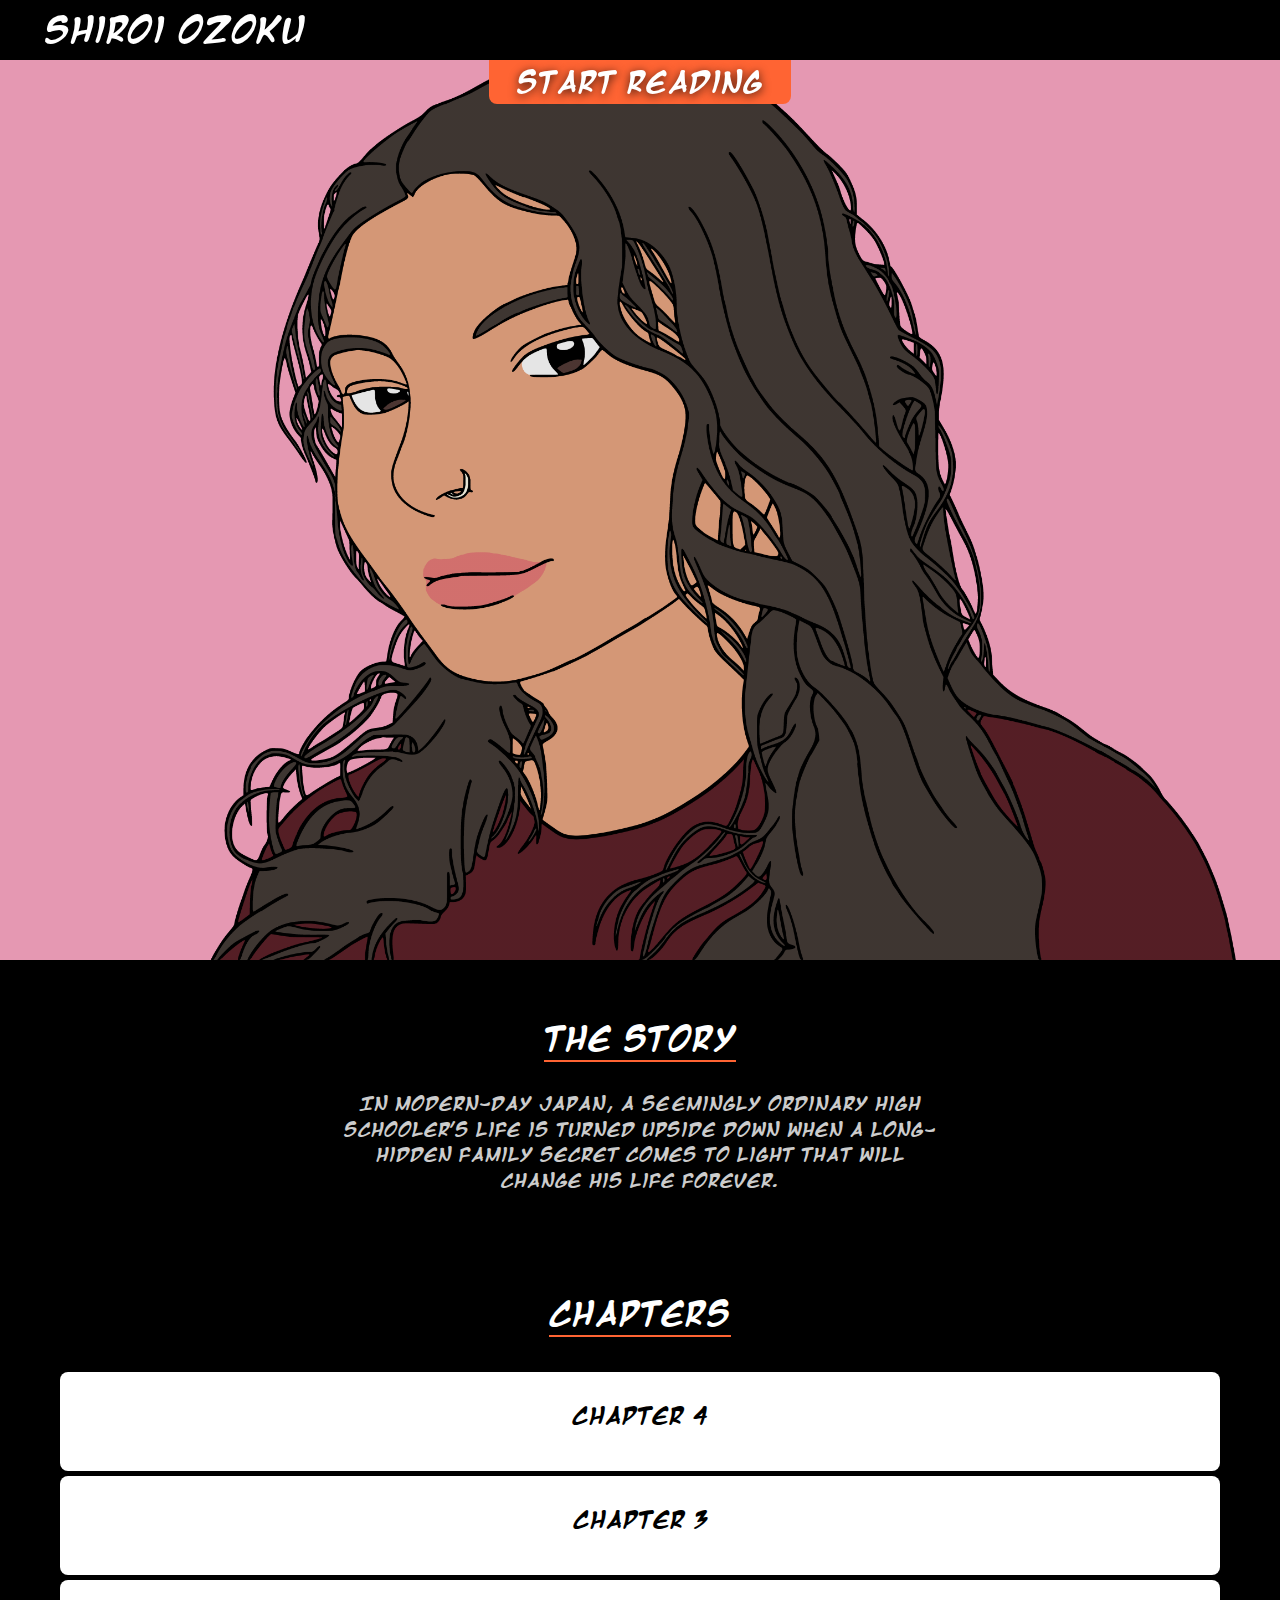
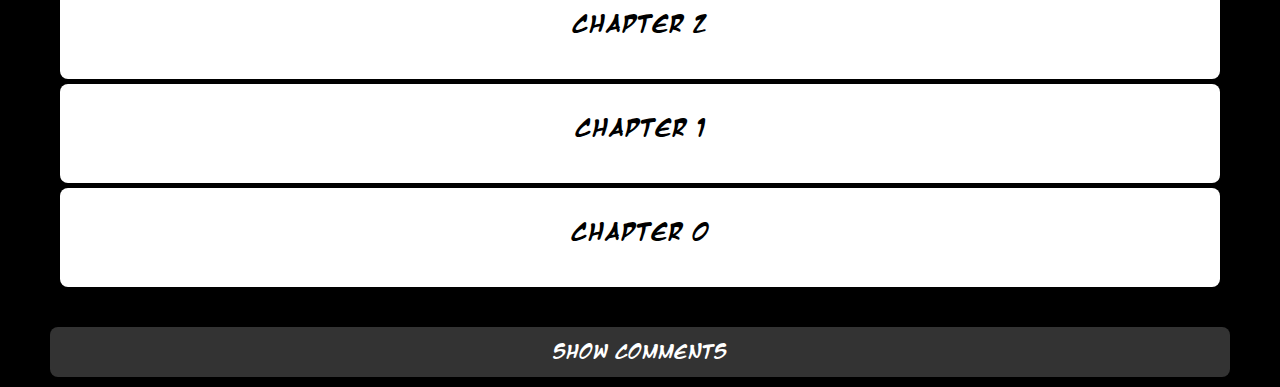
<file: index.html>
<!DOCTYPE html>
<html lang="en">

<head>
    <meta charset="UTF-8">
    <meta name="viewport" content="width=device-width, initial-scale=1.0">
    <title>Shiroi Ozoku</title>

    <meta name="description"
        content="In modern-day Japan, a seemingly ordinary high schooler's life is turned upside down when a long-hidden family secret comes to light. Read Shiroi Ozoku online for free.">
    <link rel="canonical" href="https://shiroiozoku.github.io">

    <meta property="og:title" content="Shiroi Ozoku">
    <meta property="og:description"
        content="A dark family secret changes everything. Read the webcomic Shiroi Ozoku now.">
    <meta property="og:image"
        content="My Biggest Supporter In Life.png">
    <meta property="og:url" content="https://shiroiozoku.github.io">
    <meta property="og:type" content="website">

    <meta name="twitter:card" content="summary_large_image">
    <meta name="twitter:title" content="Shiroi Ozoku">
    <meta name="twitter:description" content="A family secret. A new destiny. Read Shiroi Ozoku — a free online manga.">
    <meta name="twitter:image"
        content="My Biggest Supporter In Life.png">

    <link rel="stylesheet" href="styles.css">
    <link rel="icon"
        href="blackandwhite.png"
        type="image/png">
    <link rel="preload" href="manga.ttf" as="font" type="font/ttf" crossorigin="anonymous">
</head>

<body>

    <nav class="main-nav">
        <div class="nav-content">
            <a href="/" id="navLogo">Shiroi Ozoku</a>
            <div class="nav-links">
                <script type='text/javascript' src='https://storage.ko-fi.com/cdn/widget/Widget_2.js'></script>
                <script
                    type='text/javascript'>kofiwidget2.init('Support', '#FF6433', 'A0A31DYBOK'); kofiwidget2.draw();</script>
            </div>
        </div>
    </nav>

    <main>
        <div id="home-view">

            <header class="hero">
                <div class="hero-overlay">
                    <button id="startReadingBtn" class="cta-button">Start Reading</button>
                </div>
            </header>
            <section class="info-section">
                <h2>The Story</h2>
                <p>
                    In modern-day Japan, a seemingly ordinary high schooler's life is turned upside down when a
                    long-hidden family secret comes to light that will change his life forever.
                </p>
            </section>

            <section class="chapter-section">
                <h2>Chapters</h2>
                <div class="chapter-grid" id="chapterGrid">
                    <a href="/chapter4" class="chapter-card" data-chapter="4">
                        <div class="card-content">
                            <span class="chap-num">Chapter 4</span>
                        </div>
                    </a>
                    <a href="/chapter3" class="chapter-card" data-chapter="3">
                        <div class="card-content">
                            <span class="chap-num">Chapter 3</span>
                        </div>
                    </a>
                    <a href="/chapter2" class="chapter-card" data-chapter="2">
                        <div class="card-content">
                            <span class="chap-num">Chapter 2</span>
                        </div>
                    </a>
                    <a href="/chapter1" class="chapter-card" data-chapter="1">
                        <div class="card-content">
                            <span class="chap-num">Chapter 1</span>
                        </div>
                    </a>
                    <a href="/chapter0" class="chapter-card" data-chapter="0">
                        <div class="card-content">
                            <span class="chap-num">Chapter 0</span>
                        </div>
                    </a>
                </div>
            </section>
        </div>
        <div id="reader-view" style="display: none;">
            <div id="chapterPages"></div>
            <div class="reader-controls bottom-controls" id="readerNav">
            </div>
        </div>
    </main>
    <div class="comments-wrapper">
        <button type="button" class="collapsible">Show Comments</button>
        <div class="content">
            <iframe src="https://www5.cbox.ws/box/?boxid=952057&boxtag=AcwfB0" title="Comments Section"
                class="comment-box" allowtransparency="yes" allow="autoplay" frameborder="0" marginheight="0"
                marginwidth="0" scrolling="auto" loading="lazy"
                sandbox="allow-scripts allow-same-origin allow-popups allow-forms allow-modals">
            </iframe>
        </div>
    </div>
    <script type="module" src="script.js" defer></script>
</body>

</html>
</file>
<file: styles.css>
:root {
    --accent-color: #FF6433;
    --bg-color: #000000;
    --text-color: #ffffff;
    --card-bg: #1a1a1a;
}

*,
*::before,
*::after {
    box-sizing: border-box;
    font-family: 'Manga Font', Arial, sans-serif !important;
}

a.kofi-button {
    box-shadow: rgba(0, 0, 0, 0.637) 0px 2px 5px -1px, rgba(0, 0, 0, 0.671) 0px 1px 3px -1px !important;
    transition: 0.2s ease-in !important;
}

a.kofi-button:hover {
    opacity: 1 !important;
    background-color: #d33800 !important;
}

span.kofitext {
    font-family: 'Manga Font', Arial, sans-serif !important;
    font-size: 16px !important;
}

a.kofi-button img.kofiimg {
    width: 24px !important;
    height: 24px !important;
    display: inline-block !important;
    object-fit: contain !important;
    margin: 0 6px 0 0 !important;
    padding: 0 !important;
    vertical-align: middle !important;
}

@media (max-width: 480px) {
    a.kofi-button {
        padding: 6px 12px !important;
        font-size: 11px !important;
    }

    a.kofi-button img.kofiimg {
        width: 22px !important;
        height: 22px !important;
        margin-right: 4px !important;
    }

    span.kofitext {
        font-size: 12.5px !important;
    }
}

html {
    -webkit-tap-highlight-color: transparent;
    -moz-tap-highlight-color: transparent;
    -ms-touch-action: manipulation;
    -webkit-touch-callout: none;
    touch-action: manipulation;
    scroll-behavior: smooth;
}

body {
    margin: 0;
    padding: 0;
    background-color: var(--bg-color);
    color: var(--text-color);
}

main {
    padding-top: 60px;
}

@font-face {
    font-family: 'Manga Font';
    src: url('manga.ttf') format('truetype');
    font-display: swap;
}

.main-nav {
    position: fixed;
    top: 0;
    left: 0;
    width: 100%;
    height: 60px;
    background-color: rgba(0, 0, 0, 0.95);
    z-index: 1000;
}

.nav-content {
    max-width: 1200px;
    margin: 0 auto;
    height: 100%;
    display: flex;
    justify-content: space-between;
    align-items: center;

}

#navLogo {
    font-size: clamp(20px, 6vw, 30px);
    font-weight: bold;
    text-decoration: none;
    color: white;
    padding: 5px;
}

.btn-container {
    text-align: right;
}

a.kofi-button {
    transform: scale(0.85);
}

.hero {
    position: relative;
    height: 100vh;
    background-image: linear-gradient(rgba(0, 0, 0, 0.1), rgba(0, 0, 0, 0.1)), url('My Biggest Supporter In Life.png');
    background-size: contain;
    background-color: #ffa9c6;
    background-position: bottom center;
    background-repeat: no-repeat;
    display: flex;
    justify-content: center;
    text-align: center;
}

@media (max-width: 480px) {
    .hero {
        height: 50vh;
    }
}

.hero-overlay #startReadingBtn {
    font-size: clamp(20px, 6vw, 25px);
    margin: 0;
    text-shadow: 0 2px 10px rgba(0, 0, 0, 0.8);
}

#startReadingBtn {
    position: fixed;
    top: 60px;
    left: 50%;
    transform: translateX(-50%);
    z-index: 999;
}

.tagline {
    font-size: 1.2rem;
    color: #ddd;
    margin: 10px 0 20px;
    text-shadow: 0 2px 4px rgba(0, 0, 0, 0.8);
}

.cta-button {
    background-color: var(--accent-color);
    color: white;
    border: none;
    padding: 8px 28px;
    font-size: 18px;
    font-weight: bold;
    cursor: pointer;
    border-radius: 0 0 8px 8px;
    transition: transform 0.2s, background 0.2s;
}

.cta-button:hover {
    background-color: #d33800;
}

.info-section,
.chapter-section {
    max-width: 1200px;
    margin: 0 auto;
    padding: 40px 20px;
    text-align: center;
}

.info-section p {
    max-width: 600px;
    margin: 0 auto;
    line-height: 1.6;
    color: #ccc;
}

h2 {
    font-size: 28px;
    margin-bottom: 30px;
    border-bottom: 2px solid var(--accent-color);
    display: inline-block;
    padding-bottom: 5px;
}

.chapter-card {
    display: block;
    background-color: white;
    text-decoration: none;
    color: black;
    border: 3px solid transparent;
    padding: 30px 20px;
    border-radius: 8px;
    transition: transform 0.2s, border-color 0.2s;
    margin-top: 5px;
}

.chapter-card:hover {
    border: 3px solid var(--accent-color);
    color: var(--accent-color);
}

.chapter-card .chap-num {
    display: block;
    font-size: 20px;
    font-weight: bold;
    margin-bottom: 10px;
}

.chapter-card .read-text {
    font-size: 14px;
    color: #888;
    letter-spacing: 1px;
}

#chapterPages {
    display: flex;
    flex-direction: column;
    align-items: center;
    min-height: 50vh;
}

img {
    max-width: 100%;
    height: auto;
    display: block;
}

.reader-controls {
    max-width: 1200px;
    margin: 20px auto;
    display: flex;
    justify-content: space-between;
    padding: 0 12px;
}

.nav-container {
    display: flex;
    gap: 10px;
}

.nav-btn {
    background: #333;
    color: white;
    border: none;
    padding: 10px 20px;
    cursor: pointer;
    font-size: 16px;
    border-radius: 4px 0 0 4px;
    text-decoration: none;
    margin: 0;
    flex: 1;
    text-align: center;
}

.nav-btn:hover {
    background: #555;
}

.nav-btn.primary {
    background: var(--accent-color);
    border-radius: 0 4px 4px 0;
}

.nav-btn.primary:hover {
    background: #d33800;
}

.comments-wrapper {
    max-width: 1200px;
    margin: 0 auto;
    padding: 0 10px;
}

.collapsible {
    background-color: #333;
    color: white;
    cursor: pointer;
    padding: 16px;
    width: 100%;
    border: none;
    text-align: center;
    outline: none;
    font-size: 16px;
    font-weight: bold;
    border-radius: 8px;
    margin-bottom: 10px;
    transition: ease 0.2s;
}

.collapsible:hover {
    background-color: #444;
    text-shadow: 0 2px 10px rgb(0, 0, 0);
}

.content {
    max-height: 0;
    overflow: hidden;
    transition: max-height 0.2s ease-out;
}

.comment-box {
    width: 100%;
    height: 326px;
    border-radius: 8px;
    background: white;
}

.page-img {
    width: 100%;
    max-width: 1200px;
    display: block;
    margin: 0 auto 5px;
    opacity: 0;
    transition: opacity 0.35s ease;
}

@media (max-width: 800px) {
    .page-img {
        margin: 0 auto 2px;
    }
}

.page-img.visible {
    opacity: 1;
}

.imagePlaceholder {
    width: 100%;
    max-width: 1200px;
    aspect-ratio: 1654 / 2338;
    background: #111;
    display: flex;
    justify-content: center;
    align-items: center;
    position: relative;
    overflow: hidden;
    margin: 0;
}

.imagePlaceholder {
    margin-bottom: 4px;
}

.imagePlaceholder::before {
    content: '';
    position: absolute;
    inset: 0;
    margin: auto;
    width: 36px;
    height: 36px;
    box-sizing: border-box;
    border: 5px solid #333;
    border-top: 3px solid var(--accent-color);
    border-radius: 50%;
    animation: spin 0.9s linear infinite;
    opacity: 0;
    transition: opacity 0.2s ease;
}

.imagePlaceholder.loading::before {
    opacity: 1;
}

@keyframes spin {
    to {
        transform: rotate(360deg);
    }
}
</file>
